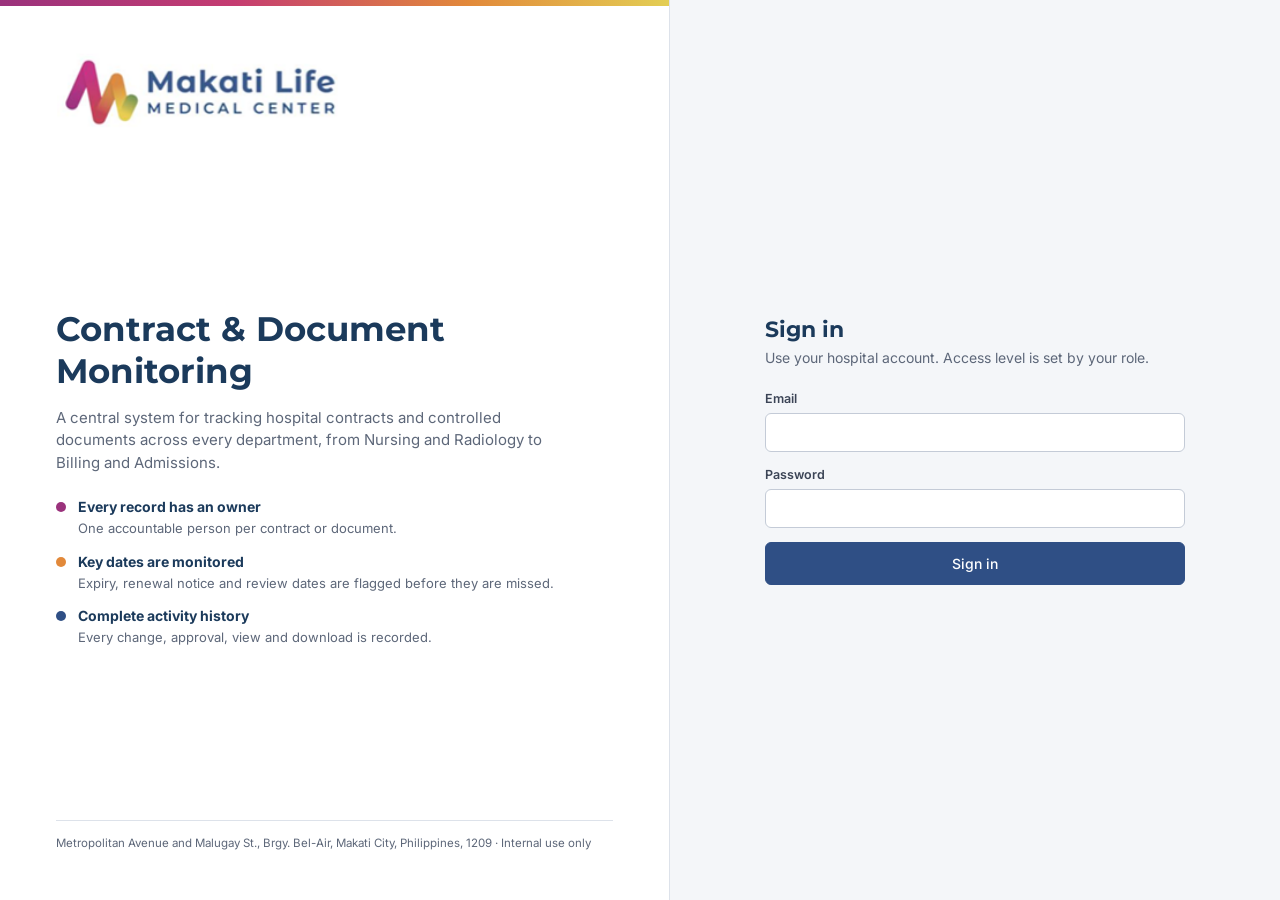
<file: mlmc-contract-tracker/index.html>
<!doctype html>
<html lang="en">
<head>
  <meta charset="utf-8">
  <meta name="viewport" content="width=device-width, initial-scale=1">
  <title>MLMC Contract &amp; Document Tracker</title>
  <link rel="icon" type="image/png" href="assets/logo-mark.png">
  <link rel="preconnect" href="https://fonts.googleapis.com">
  <link rel="preconnect" href="https://fonts.gstatic.com" crossorigin>
  <link href="https://fonts.googleapis.com/css2?family=Inter:wght@400;500;600;700&family=Montserrat:wght@600;700&display=swap" rel="stylesheet">
  <link rel="stylesheet" href="css/styles.css?v=19">
</head>
<body>
  <div id="app"></div>
  <div id="modal-root"></div>
  <div id="toast" class="toast" hidden></div>

  <script src="js/seed.js?v=19"></script>
  <script src="js/services.js?v=19"></script>
  <script src="js/store.js?v=19"></script>
  <script src="js/app.js?v=19"></script>
</body>
</html>
</file>
<file: mlmc-contract-tracker/css/styles.css>
/* MLMC Contract & Document Tracker — styles
   Brand colors sampled from the Makati Life Medical Center logo.
   No decorative animation or transitions by design. */
:root {
  --navy: #2f4f85;
  --navy-700: #26426f;
  --navy-900: #1b3a5b;
  --navy-50: #eef2f8;
  --magenta: #ab3a76;
  --plum: #9a327c;
  --orange: #e2893a;
  --gold: #e3ce54;
  --brand-gradient: linear-gradient(90deg, #9a327c 0%, #c53c71 35%, #e2893a 70%, #e3ce54 100%);

  --ink: #1c2433;
  --ink-2: #3b4456;
  --muted: #5d6779;
  --line: #dde2ea;
  --line-strong: #c4cbd7;
  --bg: #f4f6f9;
  --surface: #ffffff;

  --crit: #b42318; --crit-bg: #fef3f2; --crit-line: #fecdca;
  --warn: #a15c07; --warn-bg: #fffaeb; --warn-line: #fedf89;
  --note: #175cd3; --note-bg: #eff8ff; --note-line: #b2ddff;
  --ok: #067647;   --ok-bg: #ecfdf3;   --ok-line: #abefc6;
  --none: #475467; --none-bg: #f2f4f7; --none-line: #d0d5dd;

  --radius: 8px;
  --font: 'Inter', 'Segoe UI', system-ui, -apple-system, sans-serif;
  --font-head: 'Montserrat', 'Segoe UI', system-ui, sans-serif;
}

* { box-sizing: border-box; }
html, body { margin: 0; }
body { font-family: var(--font); font-size: 14px; line-height: 1.5; color: var(--ink); background: var(--bg); }
h1, h2, h3, h4 { font-family: var(--font-head); color: var(--navy-900); margin: 0; line-height: 1.25; }
h1 { font-size: 22px; }
h2 { font-size: 17px; }
h3 { font-size: 14px; text-transform: uppercase; letter-spacing: .04em; color: var(--navy); }
a { color: var(--navy); }
button, input, select, textarea { font: inherit; color: inherit; }
.muted { color: var(--muted); }
.small { font-size: 12px; }
.mono { font-family: 'Consolas', 'SFMono-Regular', ui-monospace, monospace; font-size: 12.5px; }
.nowrap { white-space: nowrap; }
.hidden { display: none !important; }

/* ---------- buttons & form controls ---------- */
.btn { display: inline-flex; align-items: center; gap: 6px; padding: 8px 14px; border-radius: 6px; border: 1px solid var(--line-strong); background: var(--surface); color: var(--ink); font-weight: 500; cursor: pointer; text-decoration: none; white-space: nowrap; }
.btn:hover { background: var(--navy-50); }
.btn-primary { background: var(--navy); border-color: var(--navy); color: #fff; }
.btn-primary:hover { background: var(--navy-700); }
.btn-danger { color: var(--crit); border-color: var(--crit-line); }
.btn-danger:hover { background: var(--crit-bg); }
.btn-danger.solid { background: var(--crit); color: #fff; border-color: var(--crit); }
.btn-ok { color: var(--ok); border-color: var(--ok-line); }
.btn-ok:hover { background: var(--ok-bg); }
.btn-sm { padding: 4px 10px; font-size: 12.5px; }
.btn-link { background: none; border: none; padding: 0; color: var(--navy); cursor: pointer; text-decoration: underline; }
.btn:disabled { opacity: .5; cursor: not-allowed; }
.btn:focus-visible, input:focus-visible, select:focus-visible, textarea:focus-visible, .nav a:focus-visible { outline: 2px solid var(--orange); outline-offset: 1px; }

label.field { display: flex; flex-direction: column; gap: 4px; font-size: 12.5px; font-weight: 600; color: var(--ink-2); }
label.field .hint { font-weight: 400; color: var(--muted); }
input[type=text], input[type=email], input[type=password], input[type=date], input[type=number], input[type=search], select, textarea {
  width: 100%; padding: 8px 10px; border: 1px solid var(--line-strong); border-radius: 6px; background: #fff; font-weight: 400; font-size: 14px;
}
textarea { min-height: 80px; resize: vertical; }
.form-grid { display: grid; grid-template-columns: repeat(auto-fill, minmax(220px, 1fr)); gap: 14px 16px; }
.form-grid .span-2 { grid-column: span 2; }
.form-grid .span-all { grid-column: 1 / -1; }
.form-actions { display: flex; gap: 10px; justify-content: flex-end; margin-top: 18px; flex-wrap: wrap; }
.req::after { content: ' *'; color: var(--crit); }
.error-text { color: var(--crit); font-size: 13px; }

/* ---------- login ---------- */
.login { min-height: 100vh; display: grid; grid-template-columns: minmax(0, 1.1fr) minmax(0, 1fr); }
.login-brand { background: #fff; padding: 48px 56px; display: flex; flex-direction: column; border-right: 1px solid var(--line); position: relative; }
.login-brand::before { content: ''; position: absolute; left: 0; right: 0; top: 0; height: 6px; background: var(--brand-gradient); }
.login-brand .logo { width: 300px; max-width: 100%; height: auto; }
.login-brand .pitch { margin-top: auto; margin-bottom: auto; padding: 40px 0; max-width: 520px; }
.login-brand .pitch h1 { font-size: 34px; margin-bottom: 14px; }
.login-brand .pitch p { color: var(--muted); font-size: 15px; margin: 0 0 22px; }
.pillars { list-style: none; padding: 0; margin: 0; display: grid; gap: 12px; }
.pillars li { display: flex; gap: 12px; align-items: flex-start; }
.pillars .dot { flex: none; width: 10px; height: 10px; border-radius: 50%; margin-top: 6px; }
.pillars b { display: block; color: var(--navy-900); }
.pillars span { color: var(--muted); font-size: 13px; }
.login-brand footer { font-size: 11.5px; color: var(--muted); border-top: 1px solid var(--line); padding-top: 14px; }
.login-panel { display: flex; align-items: center; justify-content: center; padding: 40px 24px; }
.login-card { width: 100%; max-width: 420px; }
.login-card h2 { font-size: 22px; margin-bottom: 4px; }
.login-card form { display: grid; gap: 14px; margin-top: 22px; }
.login-card .btn-primary { justify-content: center; padding: 10px; }
.demo-box { margin-top: 28px; border: 1px dashed var(--line-strong); border-radius: var(--radius); padding: 14px; background: #fff; }
.demo-box h4 { font-size: 12px; text-transform: uppercase; letter-spacing: .05em; color: var(--muted); margin-bottom: 8px; font-family: var(--font); }
.demo-box h4 .mono { text-transform: none; letter-spacing: 0; color: var(--ink); }
.demo-row { display: flex; align-items: center; justify-content: space-between; gap: 10px; padding: 6px 0; border-top: 1px solid var(--line); }
.demo-row:first-of-type { border-top: none; }
.demo-row .who { min-width: 0; }
.demo-row .who b { display: block; font-size: 13px; }
.demo-row .who span { font-size: 12px; color: var(--muted); }

/* ---------- app shell ---------- */
.shell { min-height: 100vh; display: grid; grid-template-columns: 236px minmax(0, 1fr); grid-template-rows: auto 4px minmax(0, 1fr); }
.topbar { grid-column: 1 / -1; display: flex; align-items: center; gap: 18px; padding: 10px 24px; background: #fff; border-bottom: 1px solid var(--line); }
.topbar .logo { height: 40px; width: auto; }
.topbar .product { font-family: var(--font-head); font-weight: 700; color: var(--navy-900); font-size: 15px; padding-left: 18px; border-left: 1px solid var(--line); }
.topbar .product small { display: block; font-family: var(--font); font-weight: 500; color: var(--muted); font-size: 11.5px; }
.topbar .spacer { flex: 1; }
.userchip { display: flex; align-items: center; gap: 10px; }
.userchip .avatar { width: 34px; height: 34px; border-radius: 50%; background: var(--navy); color: #fff; display: grid; place-items: center; font-weight: 600; font-size: 13px; }
.userchip .meta { line-height: 1.25; }
.userchip .meta b { display: block; font-size: 13px; }
.brandbar { grid-column: 1 / -1; background: var(--brand-gradient); }
.sidebar { background: var(--navy-900); color: #dbe3ef; padding: 18px 12px; }
.nav { display: grid; gap: 2px; }
.nav .group { font-size: 10.5px; text-transform: uppercase; letter-spacing: .08em; color: #8fa3c0; padding: 14px 10px 6px; }
.nav a { display: flex; align-items: center; justify-content: space-between; padding: 8px 10px; border-radius: 6px; color: #dbe3ef; text-decoration: none; font-weight: 500; }
.nav a:hover { background: rgba(255,255,255,.07); }
.nav a.active { background: #fff; color: var(--navy-900); }
.nav .count { background: var(--orange); color: #fff; font-size: 11px; font-weight: 700; padding: 1px 7px; border-radius: 10px; }
.sidebar .role-note { margin-top: 22px; padding: 12px; border: 1px solid rgba(255,255,255,.15); border-radius: var(--radius); font-size: 12px; color: #b9c6da; }
.sidebar .role-note b { color: #fff; display: block; margin-bottom: 2px; }
main.view { padding: 24px 28px 48px; min-width: 0; }

.page-head { display: flex; align-items: flex-end; justify-content: space-between; gap: 16px; margin-bottom: 20px; flex-wrap: wrap; }
.page-head p { margin: 4px 0 0; color: var(--muted); }
.page-head .actions { display: flex; gap: 8px; flex-wrap: wrap; }
.crumbs { font-size: 12.5px; color: var(--muted); margin-bottom: 6px; }
.crumbs a { color: var(--muted); }

/* ---------- cards, kpis ---------- */
.card { background: var(--surface); border: 1px solid var(--line); border-radius: var(--radius); }
.card-head { display: flex; align-items: center; justify-content: space-between; gap: 10px; padding: 14px 16px; border-bottom: 1px solid var(--line); }
.card-body { padding: 16px; }
.card-body.flush { padding: 0; }
.grid-2 { display: grid; grid-template-columns: minmax(0, 1fr) minmax(0, 1fr); gap: 18px; }
.grid-2-1 { display: grid; grid-template-columns: minmax(0, 1.6fr) minmax(0, 1fr); gap: 18px; }
.stack { display: grid; gap: 18px; }
.kpis { display: grid; grid-template-columns: repeat(auto-fit, minmax(170px, 1fr)); gap: 14px; margin-bottom: 18px; }
.kpi { background: #fff; border: 1px solid var(--line); border-radius: var(--radius); padding: 14px 16px; text-decoration: none; color: inherit; display: block; border-top: 3px solid var(--navy); }
/* Same hover for every KPI card: keep the colored top bar, darken the other
   edges, lift with a soft shadow and underline the header. */
.kpi { transition: border-color .2s ease, box-shadow .2s ease; }
.kpi:hover { border-right-color: var(--line-strong); border-bottom-color: var(--line-strong); border-left-color: var(--line-strong); box-shadow: 0 4px 12px rgba(16, 24, 40, .08); }
.kpi .label { font-size: 12px; color: var(--muted); font-weight: 600; text-decoration: underline; text-decoration-color: transparent; text-decoration-thickness: 1.5px; text-underline-offset: 3px; transition: color .2s ease, text-decoration-color .2s ease; }
.kpi:hover .label { color: var(--navy-900); text-decoration-color: currentColor; }
@media (prefers-reduced-motion: reduce) { .kpi, .kpi .label { transition: none; } }
.kpi .value { font-family: var(--font-head); font-size: 28px; font-weight: 700; color: var(--navy-900); margin-top: 2px; }
.kpi .sub { font-size: 12px; color: var(--muted); }
.kpi.crit { border-top-color: var(--crit); } .kpi.crit .value { color: var(--crit); }
.kpi.warn { border-top-color: var(--orange); }
.kpi.plum { border-top-color: var(--magenta); }

/* ---------- tables ---------- */
.table-wrap { overflow-x: auto; }
table.tbl { width: 100%; border-collapse: collapse; font-size: 13.5px; }
.tbl th { text-align: left; font-size: 11.5px; text-transform: uppercase; letter-spacing: .04em; color: var(--muted); font-weight: 600; padding: 10px 12px; border-bottom: 1px solid var(--line); background: #fafbfc; white-space: nowrap; }
.tbl td { padding: 10px 12px; border-bottom: 1px solid var(--line); vertical-align: top; }
.tbl tr:last-child td { border-bottom: none; }
.tbl tr.clickable { cursor: pointer; }
.tbl tr.clickable:hover td { background: #f7f9fc; }
.tbl .title-cell { min-width: 220px; }
/* narrow side-panel tables: let titles wrap so the table never exceeds the card */
.tbl.compact .title-cell { min-width: 0; }
.tbl.compact td:last-child { padding-right: 16px; }
.tbl.compact .title-cell b { overflow-wrap: anywhere; }
.tbl .title-cell .owner { display: block; margin-top: 2px; }
.tbl.compact .badge { white-space: normal; }
.tbl .title-cell b { display: block; font-weight: 600; color: var(--ink); }
.tbl .title-cell span { font-size: 12px; color: var(--muted); }
/* record name on top, document code alone on one line underneath */
.tbl .title-cell > a { display: block; font-weight: 600; }
.tbl .title-cell .mono { display: block; white-space: nowrap; margin-top: 2px; }
.empty { padding: 28px 16px; text-align: center; color: var(--muted); }

/* ---------- badges ---------- */
.badge { display: inline-flex; align-items: center; gap: 5px; padding: 2px 9px; border-radius: 999px; font-size: 12px; font-weight: 600; border: 1px solid; white-space: nowrap; }
.badge::before { content: ''; width: 6px; height: 6px; border-radius: 50%; background: currentColor; }
.badge.critical { color: var(--crit); background: var(--crit-bg); border-color: var(--crit-line); }
.badge.warning  { color: var(--warn); background: var(--warn-bg); border-color: var(--warn-line); }
.badge.notice   { color: var(--note); background: var(--note-bg); border-color: var(--note-line); }
.badge.ok       { color: var(--ok); background: var(--ok-bg); border-color: var(--ok-line); }
.badge.none     { color: var(--none); background: var(--none-bg); border-color: var(--none-line); }
.status { display: inline-block; padding: 2px 8px; border-radius: 4px; font-size: 12px; font-weight: 600; background: var(--navy-50); color: var(--navy-900); white-space: nowrap; }
.status.s-Draft, .status.s-For-Approval { background: #f2f4f7; color: #344054; }
.status.s-Under-Review { background: #fdf2fa; color: #9a327c; }
.status.s-Superseded, .status.s-Terminated { background: #f2f4f7; color: #667085; text-decoration: line-through; }
.status.s-Expired { background: var(--crit-bg); color: var(--crit); }
.cat { font-size: 11px; font-weight: 700; letter-spacing: .05em; text-transform: uppercase; padding: 1px 6px; border-radius: 4px; }
.cat.Contract { background: #fff4e8; color: #a3520f; }
.cat.Document { background: var(--navy-50); color: var(--navy); }
.dept { display: inline-flex; align-items: center; gap: 6px; white-space: nowrap; }
.dept .code { font-family: 'Consolas', ui-monospace, monospace; font-size: 11.5px; font-weight: 700; padding: 1px 6px; border-radius: 4px; color: #fff; display: inline-block; flex: none; }
.dept .name { color: var(--ink); font-weight: 600; white-space: normal; min-width: 0; }
.lock { color: var(--muted); font-size: 12px; white-space: nowrap; }

/* ---------- filters ---------- */
.filters { display: grid; grid-template-columns: minmax(200px, 2fr) repeat(4, minmax(130px, 1fr)) auto; gap: 10px; padding: 14px 16px; border-bottom: 1px solid var(--line); align-items: end; }
.filters label { font-size: 11.5px; }

/* ---------- record detail ---------- */
.doc-header { display: grid; grid-template-columns: 210px minmax(0, 1fr); border: 2px solid var(--ink); background: #fff; margin-bottom: 16px; }
.doc-header .logo-cell { display: grid; place-items: center; padding: 10px; border-right: 1px solid var(--ink); }
.doc-header .logo-cell img { width: 180px; height: auto; }
.doc-header .r1 { padding: 4px 10px; font-size: 12.5px; border-bottom: 1px solid var(--ink); }
.doc-header .r2 { padding: 8px 10px; font-weight: 700; font-size: 17px; border-bottom: 1px solid var(--ink); }
.doc-header .r3 { display: grid; grid-template-columns: minmax(0, 1fr) auto auto; font-size: 12.5px; }
.doc-header .r3 > div { padding: 4px 10px; }
.doc-header .r3 > div + div { border-left: 1px solid var(--ink); }
.record-bar { display: flex; flex-wrap: wrap; align-items: center; justify-content: space-between; gap: 12px; margin-bottom: 16px; }
.record-bar .flags { display: flex; gap: 8px; align-items: center; flex-wrap: wrap; }
.record-bar .actions { display: flex; gap: 8px; flex-wrap: wrap; flex: 1 1 100%; }
/* Edit + Download sit apart at the far right of the action row */
.record-bar .actions .end-group { margin-left: auto; display: flex; gap: 8px; flex-wrap: wrap; }
/* Edit keeps the navy box with light-grey text */
.btn-edit { color: #e4e7ec; }
.btn-edit:hover { color: #f2f4f7; }
.tabs { display: flex; gap: 2px; border-bottom: 1px solid var(--line); margin-bottom: 16px; overflow-x: auto; }
.tabs button { background: none; border: none; border-bottom: 3px solid transparent; padding: 10px 14px; font-weight: 600; color: var(--muted); cursor: pointer; white-space: nowrap; }
.tabs button.active { color: var(--navy-900); border-bottom-color: var(--magenta); }
dl.kv { display: grid; grid-template-columns: 170px minmax(0, 1fr); margin: 0; }
dl.kv dt { color: var(--muted); font-size: 12.5px; padding: 8px 0; border-bottom: 1px solid var(--line); }
dl.kv dd { margin: 0; padding: 8px 0; border-bottom: 1px solid var(--line); font-weight: 500; overflow-wrap: anywhere; }
dl.kv dt:last-of-type, dl.kv dd:last-of-type { border-bottom: none; }
.signatory b { display: block; }
.signatory span { font-size: 12px; color: var(--muted); }
.timeline { list-style: none; margin: 0; padding: 0; }
.timeline li { display: grid; grid-template-columns: 150px minmax(0, 1fr); gap: 12px; padding: 10px 16px; border-bottom: 1px solid var(--line); }
.timeline li:last-child { border-bottom: none; }
.timeline .when { font-size: 12px; color: var(--muted); }
.timeline .what b { color: var(--navy-900); }
.timeline .what .detail { color: var(--ink-2); font-size: 13px; }
.callout { border: 1px solid var(--note-line); background: var(--note-bg); color: #194185; padding: 12px 14px; border-radius: var(--radius); font-size: 13px; }
.callout.warn { border-color: var(--warn-line); background: var(--warn-bg); color: #7a2e0e; }
.callout.crit { border-color: var(--crit-line); background: var(--crit-bg); color: var(--crit); }
.callout b { display: block; margin-bottom: 2px; }

/* locked record */
.locked { max-width: 720px; }
.locked .meta { display: grid; grid-template-columns: repeat(auto-fill, minmax(180px, 1fr)); gap: 12px; margin: 14px 0; }
.locked .meta .lbl { display: block; font-size: 12px; color: var(--muted); }
.radio-row { display: flex; gap: 16px; flex-wrap: wrap; font-weight: 500; }
.radio-row label { display: flex; align-items: center; gap: 6px; font-weight: 500; }

/* request cards */
.req-card { padding: 14px 16px; border-bottom: 1px solid var(--line); display: grid; grid-template-columns: minmax(0, 1fr) auto; gap: 12px; }
.req-card:last-child { border-bottom: none; }
.req-card .reason { margin: 6px 0 0; padding: 8px 10px; background: #fafbfc; border-left: 3px solid var(--line-strong); font-size: 13px; }
.req-card .btns { display: flex; gap: 8px; align-items: flex-start; }


/* settings */
.integration { display: flex; gap: 16px; align-items: flex-start; }
.integration .ico { flex: none; width: 44px; height: 44px; border-radius: 8px; background: #0364b8; color: #fff; display: grid; place-items: center; font-weight: 700; font-family: var(--font-head); }
.pill { display: inline-block; font-size: 12px; padding: 2px 8px; border-radius: 999px; background: var(--none-bg); color: var(--none); font-weight: 600; }
.pill.on { background: var(--ok-bg); color: var(--ok); }
.pill.mock { background: var(--warn-bg); color: var(--warn); }
ol.steps { margin: 8px 0 0; padding-left: 18px; color: var(--ink-2); font-size: 13px; }

/* modal & toast (no animation) */
.modal-backdrop { position: fixed; inset: 0; background: rgba(16, 24, 40, .55); display: flex; align-items: flex-start; justify-content: center; padding: 6vh 16px; z-index: 50; overflow-y: auto; }
.modal { background: #fff; border-radius: 10px; width: 100%; max-width: 520px; border-top: 4px solid var(--navy); }
.modal.wide { max-width: 760px; }
.modal-head { display: flex; justify-content: space-between; align-items: center; padding: 16px 20px; border-bottom: 1px solid var(--line); }
.modal-body { padding: 18px 20px; }
.modal-foot { display: flex; justify-content: flex-end; gap: 10px; padding: 14px 20px; border-top: 1px solid var(--line); }
.x { background: none; border: none; font-size: 22px; line-height: 1; cursor: pointer; color: var(--muted); }
.toast { position: fixed; right: 20px; bottom: 20px; background: var(--navy-900); color: #fff; padding: 12px 16px; border-radius: 8px; max-width: 380px; z-index: 60; font-size: 13.5px; border-left: 4px solid var(--orange); }

/* document preview (cover replica) */
.paper { border: 1px solid var(--line); padding: 26px 34px; background: #fff; font-family: Arial, Helvetica, sans-serif; color: #000; }
.paper .doc-header { border-width: 2px; margin-bottom: 26px; }
.paper .kind { font-weight: 700; font-size: 18px; border-bottom: 3px solid #000; padding-bottom: 4px; margin: 0 0 16px; }
.paper .big { font-weight: 800; font-size: 34px; line-height: 1.08; text-transform: uppercase; padding-bottom: 12px; border-bottom: 3px solid #000; margin-bottom: 18px; }
.paper table td { padding: 1px 18px 1px 0; font-size: 13.5px; }
.paper .sig { margin-top: 22px; font-size: 13px; }
.paper .sig b { display: block; font-size: 14px; }
.paper .foot { margin-top: 28px; text-align: center; font-size: 10.5px; color: #555; }

/* users & roles table */
.users-tbl .email { overflow-wrap: anywhere; }
.users-tbl .title-cell span { display: block; }
.access-cell { display: flex; flex-wrap: wrap; align-items: center; justify-content: space-between; gap: 8px; }

/* ---------- hover feedback for interactive elements ----------
   Short, subtle fades only, so every clickable thing responds the same way. */
.btn, .tabs button, .nav a, main.view a:not(.btn):not(.kpi), .tbl tr.clickable td, .req-card, .demo-row .btn {
  transition: background-color .2s ease, border-color .2s ease, color .2s ease, box-shadow .2s ease, text-decoration-color .2s ease;
}
.btn:hover:not(:disabled) { border-color: var(--navy); box-shadow: 0 2px 6px rgba(16, 24, 40, .10); }
.btn-primary:hover { box-shadow: 0 3px 8px rgba(47, 79, 133, .30); }
.btn-danger:hover:not(:disabled) { border-color: var(--crit); box-shadow: 0 2px 6px rgba(180, 35, 24, .15); }
.btn-ok:hover:not(:disabled) { border-color: var(--ok); box-shadow: 0 2px 6px rgba(6, 118, 71, .15); }
.btn:active:not(:disabled) { box-shadow: none; }

/* text links: underline thickens and color deepens */
main.view a:not(.btn):not(.kpi) { text-decoration-color: rgba(47, 79, 133, .45); text-underline-offset: 3px; }
main.view a:not(.btn):not(.kpi):hover { color: var(--magenta); text-decoration-color: currentColor; }

/* clickable table rows: tint + colored accent on the left edge */
.tbl tr.clickable:hover td { background: #f3f6fb; }
.tbl tr.clickable:hover td:first-child { box-shadow: inset 3px 0 0 var(--magenta); }
.tbl tr.clickable:hover .title-cell b { color: var(--navy); }

/* tabs: preview underline on hover */
.tabs button:hover:not(.active) { color: var(--navy-900); border-bottom-color: var(--line-strong); }

/* request cards */
.req-card:hover { background: #fafbfd; }

@media (prefers-reduced-motion: reduce) {
  .btn, .tabs button, .nav a, main.view a, .tbl tr.clickable td, .req-card { transition: none; }
}

/* ---------- responsive ---------- */
@media (max-width: 1100px) {
  .filters { grid-template-columns: repeat(2, minmax(0, 1fr)); }
  .filters .search { grid-column: 1 / -1; }
  .grid-2, .grid-2-1 { grid-template-columns: minmax(0, 1fr); }
}
@media (max-width: 860px) {
  .login { grid-template-columns: minmax(0, 1fr); }
  .login-brand { padding: 28px 16px; border-right: none; border-bottom: 1px solid var(--line); }
  .login-brand .pitch { padding: 20px 0; }
  .login-brand .pitch h1 { font-size: 26px; }
  .shell { grid-template-columns: minmax(0, 1fr); grid-template-rows: auto 4px auto minmax(0, 1fr); }
  .sidebar { padding: 8px 12px; }
  .nav { display: flex; overflow-x: auto; gap: 4px; }
  .nav .group, .sidebar .role-note { display: none; }
  .nav a { white-space: nowrap; gap: 6px; }
  .topbar { padding: 10px 16px; flex-wrap: wrap; }
  .topbar .product { display: none; }
  .userchip .meta { display: none; }
  main.view { padding: 18px 16px 40px; }
  .doc-header { grid-template-columns: minmax(0, 1fr); }
  .doc-header .logo-cell { border-right: none; border-bottom: 1px solid var(--ink); }
  .doc-header .r3 { grid-template-columns: minmax(0, 1fr); }
  .doc-header .r3 > div + div { border-left: none; border-top: 1px solid var(--ink); }
  dl.kv { grid-template-columns: minmax(0, 1fr); }
  dl.kv dt { border-bottom: none; padding-bottom: 0; }
  .form-grid .span-2 { grid-column: 1 / -1; }
  .timeline li { grid-template-columns: minmax(0, 1fr); gap: 2px; }
  .req-card { grid-template-columns: minmax(0, 1fr); }
  .paper { padding: 16px; }
  .paper .big { font-size: 24px; }
}

/* ---------- phones: every table row becomes a small stacked card ----------
   Line 1: title block (title, code, owner); then the other cells sit side by
   side and wrap. Column headings are hidden because each card is labelled. */
@media (max-width: 640px) {
  .tbl, .tbl tbody { display: block; width: 100%; }
  .tbl thead { display: none; }
  .tbl tr { display: flex; flex-wrap: wrap; align-items: center; gap: 8px 12px; padding: 14px 16px; border-bottom: 1px solid var(--line); }
  .tbl tbody tr:last-child { border-bottom: none; }
  .tbl td { display: block; padding: 0; border: none; min-width: 0; max-width: 100%; }
  .tbl td:empty { display: none; }
  .tbl .title-cell, .tbl.compact .title-cell { flex: 1 1 100%; min-width: 0; }
  .tbl td.nowrap { white-space: nowrap; }
  .tbl td > .small.muted { display: inline; margin-left: 4px; }  /* "10-27-2026 Review" on one line */
  .tbl .badge, .tbl.compact .badge { white-space: nowrap; font-size: 11.5px; }
  .tbl.compact td:last-child { padding-right: 0; }
  .tbl td[style*="text-align:right"] { text-align: left !important; }
  .tbl tr.clickable:hover td:first-child { box-shadow: none; }
  .tbl tr.clickable:hover { box-shadow: inset 3px 0 0 var(--magenta); }
  .tbl tr td.empty { flex: 1 1 100%; }
  .access-cell { justify-content: flex-start; }
  .users-tbl .email { flex: 1 1 100%; }
  .card-head { padding: 14px 16px; }
  .filters { grid-template-columns: minmax(0, 1fr) !important; }
  .record-bar .actions .end-group { margin-left: 0; }
}

/* Touch screens: no hover, so don't leave tapped rows/cards highlighted. */
@media (hover: none) {
  .tbl tr.clickable:hover td, .tbl tr.clickable:hover { background: none; box-shadow: none; }
  .tbl tr.clickable:hover .title-cell b { color: var(--ink); }
  .kpi:hover { box-shadow: none; border-right-color: var(--line); border-bottom-color: var(--line); border-left-color: var(--line); }
  .kpi:hover .label { color: var(--muted); text-decoration-color: transparent; }
  .req-card:hover { background: none; }
}
</file>
